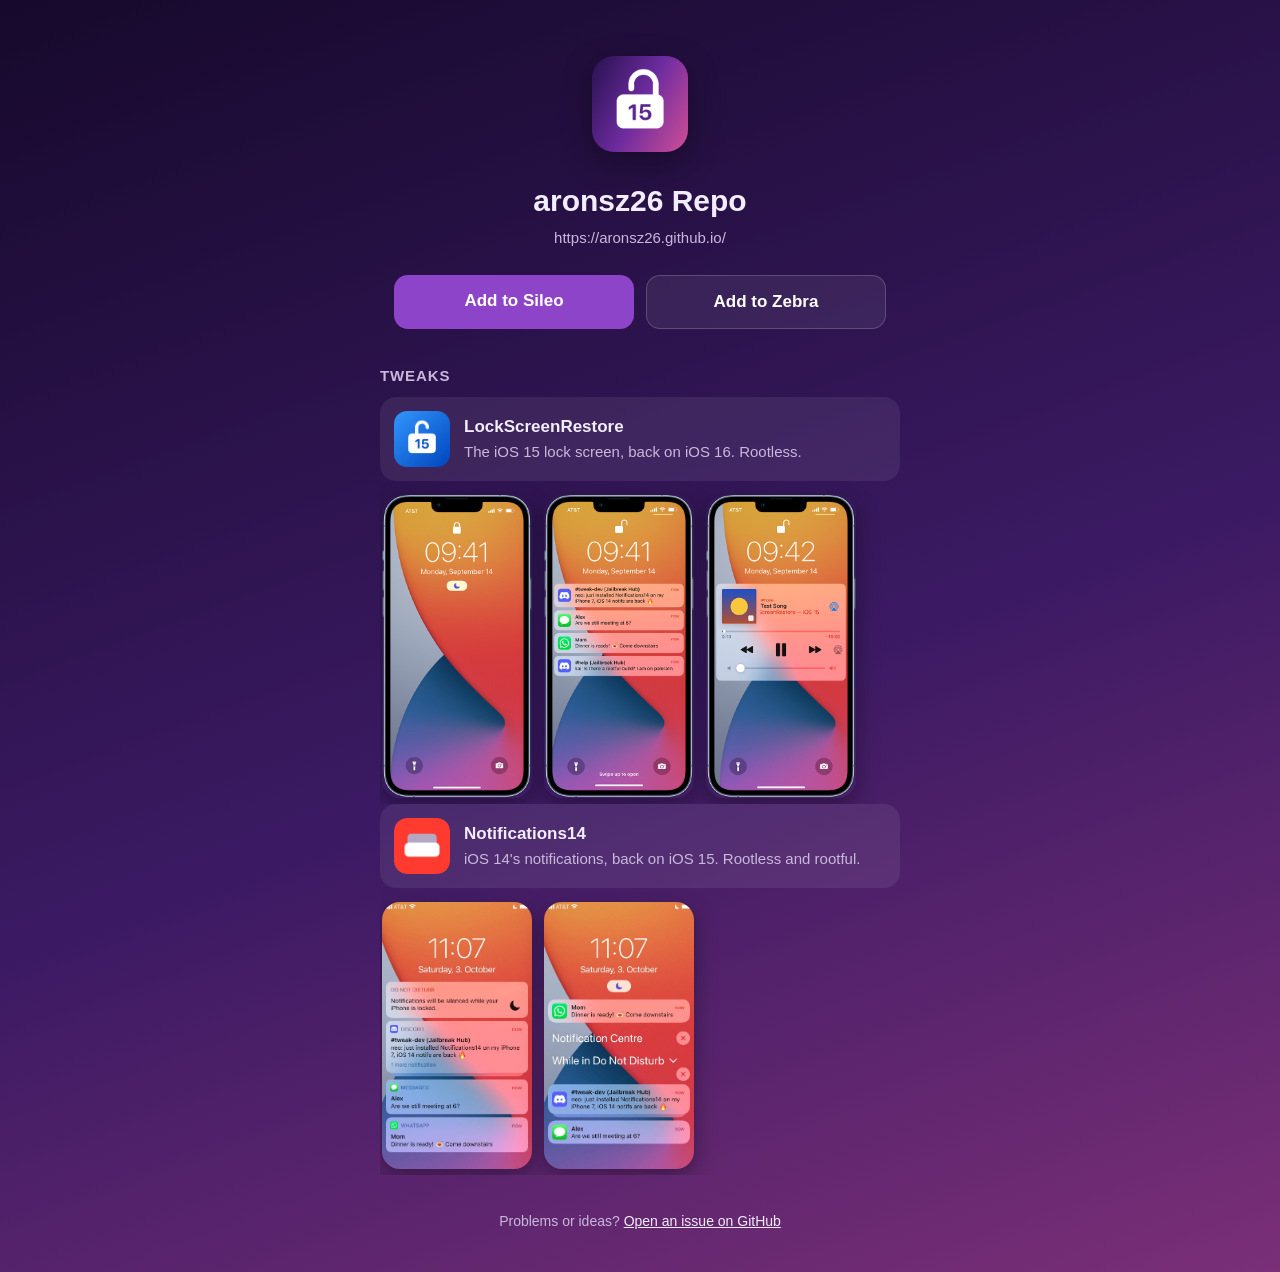
<file: index.html>
<!DOCTYPE html>
<html lang="en">
<head>
<meta charset="utf-8">
<meta name="viewport" content="width=device-width, initial-scale=1">
<title>aronsz26 Repo</title>
<link rel="icon" href="CydiaIcon.png">
<style>
  :root { --bg: #16092c; --card: rgba(255,255,255,0.07); --text: #f3ecfa; --muted: #c9b8dc; --accent: #8e44c8; }
  * { box-sizing: border-box; }
  body { margin: 0; min-height: 100vh; background: linear-gradient(160deg, #16092c 0%, #3b1a63 55%, #7a2f77 100%);
         color: var(--text); font: 17px/1.5 -apple-system, BlinkMacSystemFont, "Helvetica Neue", sans-serif; }
  main { max-width: 560px; margin: 0 auto; padding: 56px 20px 40px; }
  header { text-align: center; }
  header img { width: 96px; height: 96px; border-radius: 22px; box-shadow: 0 10px 30px rgba(0,0,0,0.35); }
  h1 { margin: 18px 0 4px; font-size: 30px; }
  .url { color: var(--muted); font-size: 15px; word-break: break-all; }
  .buttons { display: flex; gap: 12px; justify-content: center; margin: 26px 0 36px; flex-wrap: wrap; }
  .buttons a { flex: 1 1 200px; max-width: 240px; text-align: center; padding: 13px 18px; border-radius: 14px;
               background: var(--accent); color: #fff; text-decoration: none; font-weight: 600; }
  .buttons a.secondary { background: var(--card); border: 1px solid rgba(255,255,255,0.18); }
  h2 { font-size: 15px; text-transform: uppercase; letter-spacing: 0.06em; color: var(--muted); margin: 0 0 10px; }
  .tweak { display: flex; gap: 14px; align-items: center; padding: 14px; border-radius: 16px; background: var(--card);
           color: inherit; text-decoration: none; }
  .tweak img { width: 56px; height: 56px; border-radius: 13px; flex: none; }
  .tweak strong { display: block; }
  .tweak span { color: var(--muted); font-size: 15px; }
  .shots { display: flex; gap: 12px; overflow-x: auto; padding: 14px 2px 6px; scroll-snap-type: x mandatory; }
  .shots img { width: 150px; flex: none; border-radius: 18px; scroll-snap-align: start;
               box-shadow: 0 8px 22px rgba(0,0,0,0.35); }
  footer { margin-top: 36px; text-align: center; color: var(--muted); font-size: 14px; }
  footer a { color: var(--text); }
</style>
</head>
<body>
<main>
  <header>
    <img src="CydiaIcon.png" alt="">
    <h1>aronsz26 Repo</h1>
    <div class="url">https://aronsz26.github.io/</div>
  </header>

  <div class="buttons">
    <a href="sileo://source/https://aronsz26.github.io/">Add to Sileo</a>
    <a class="secondary" href="zbra://sources/add/https://aronsz26.github.io/">Add to Zebra</a>
  </div>

  <h2>Tweaks</h2>
  <a class="tweak" href="https://github.com/aronsz26/LockScreenRestore">
    <img src="depictions/lockscreenrestore/depiction/icon.png" alt="">
    <div>
      <strong>LockScreenRestore</strong>
      <span>The iOS 15 lock screen, back on iOS 16. Rootless.</span>
    </div>
  </a>
  <div class="shots">
    <img src="depictions/lockscreenrestore/screenshots/lockscreen.png" alt="Lock screen">
    <img src="depictions/lockscreenrestore/screenshots/notifications.png" alt="Notifications">
    <img src="depictions/lockscreenrestore/screenshots/music.png" alt="Music player">
  </div>

  <a class="tweak" href="https://github.com/aronsz26/Notifications14">
    <img src="depictions/notifications14/depiction/icon.png" alt="">
    <div>
      <strong>Notifications14</strong>
      <span>iOS 14's notifications, back on iOS 15. Rootless and rootful.</span>
    </div>
  </a>
  <div class="shots">
    <img src="depictions/notifications14/screenshots/ios14.jpg" alt="With Notifications14">
    <img src="depictions/notifications14/screenshots/ios15.jpg" alt="Without (iOS 15)">
  </div>

  <footer>
    Problems or ideas? <a href="https://github.com/aronsz26/LockScreenRestore/issues">Open an issue on GitHub</a>
  </footer>
</main>
</body>
</html>
</file>
